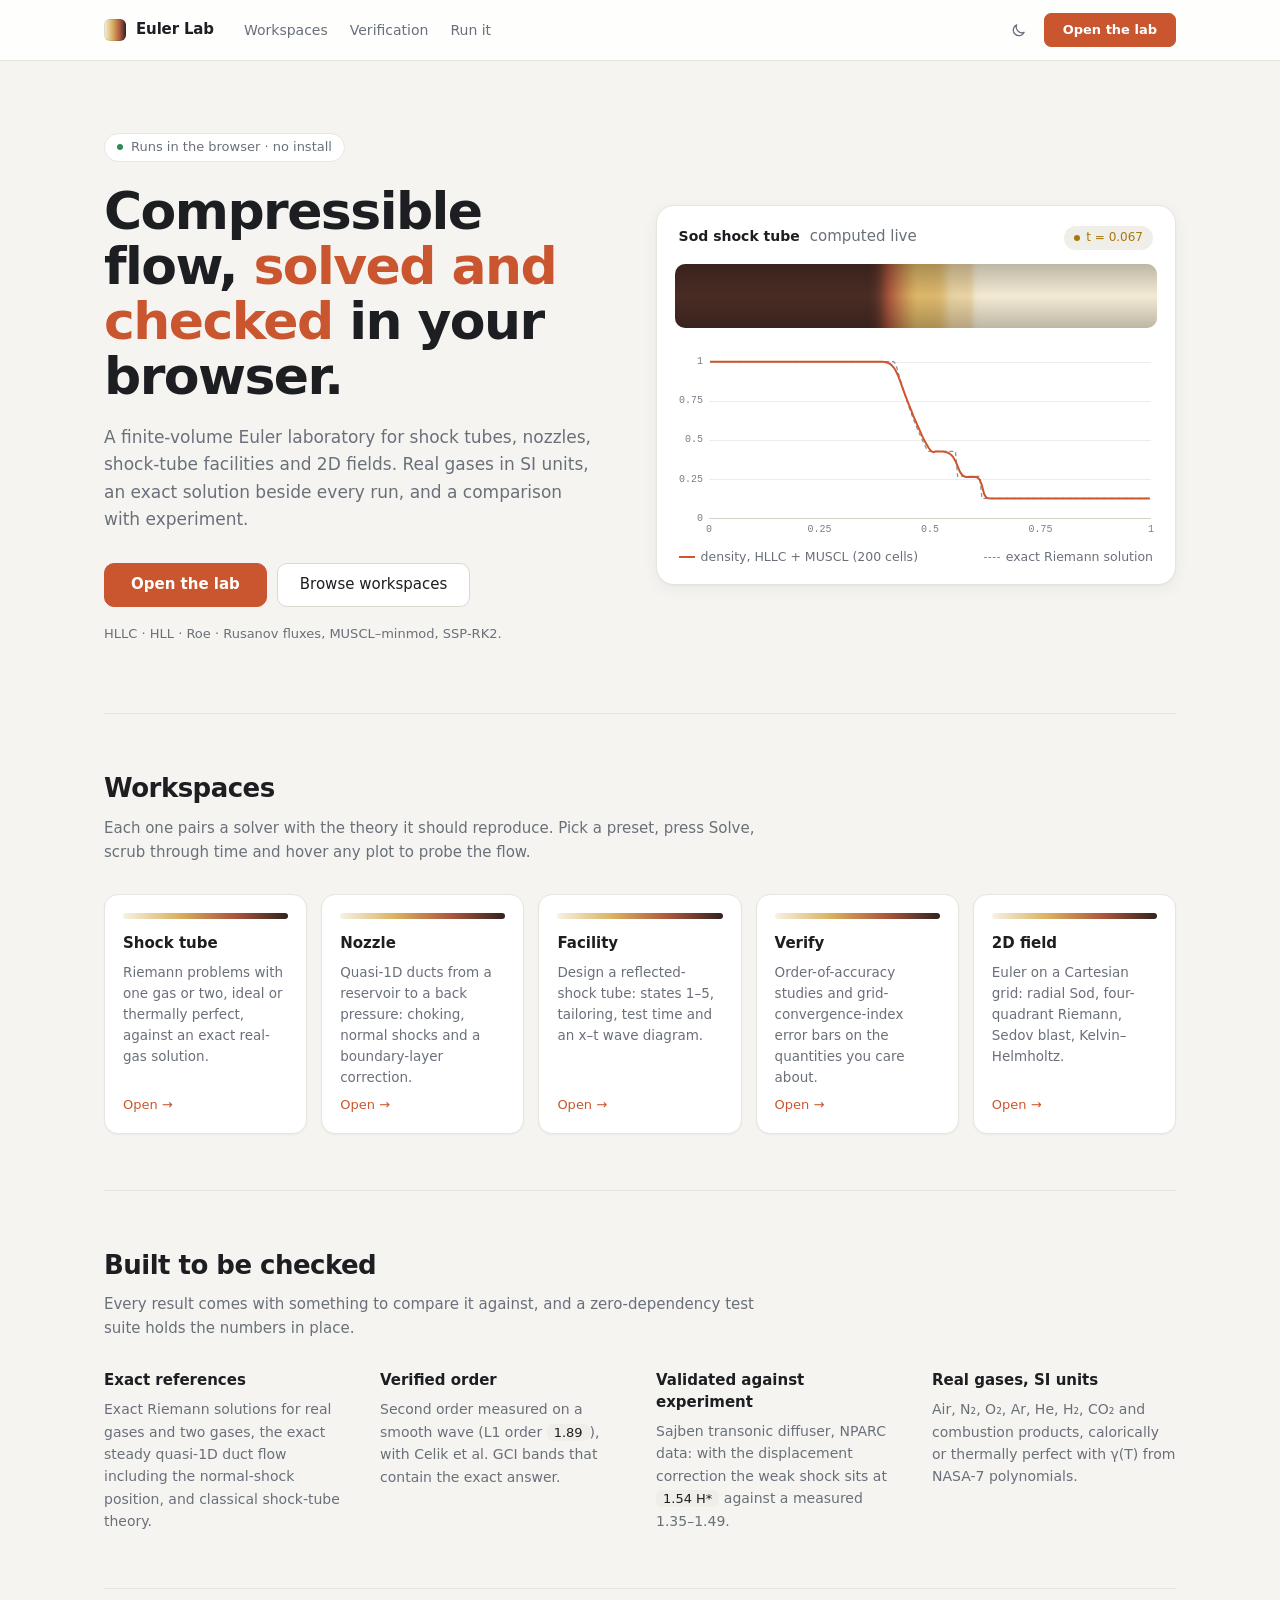
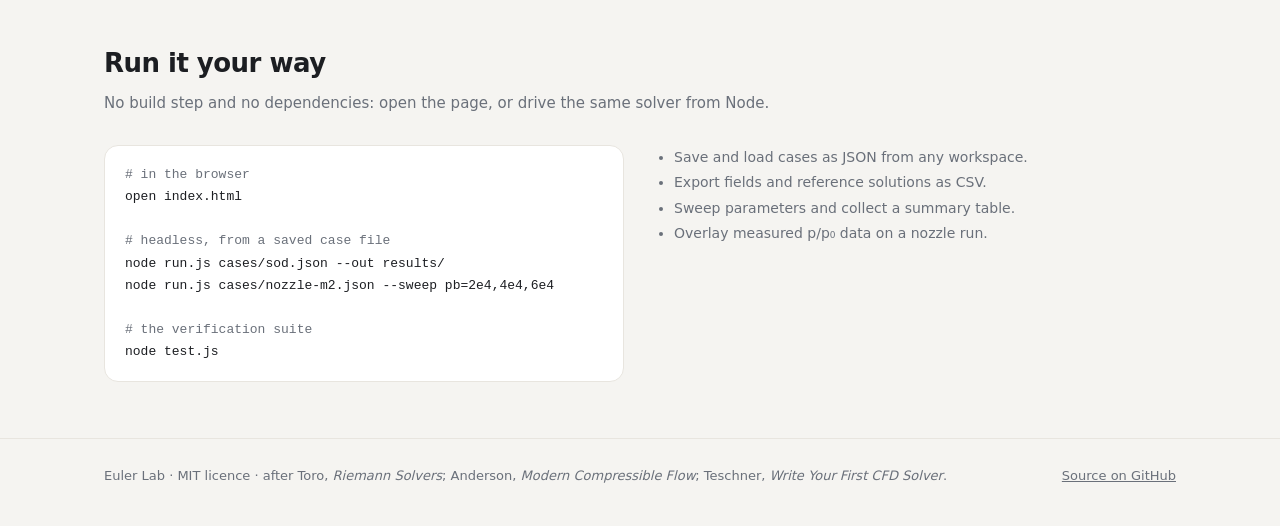
<file: index.html>
<!DOCTYPE html>
<html lang="en">
<head>
<meta charset="UTF-8">
<meta name="viewport" content="width=device-width, initial-scale=1.0">
<meta name="theme-color" content="#15181d">
<title>Euler Lab</title>
<meta name="description" content="A browser-based laboratory for compressible flow: shock tubes, nozzles, shock-tube facilities and 2D fields, with real gases, exact solutions and validation against experiment.">
<script>
  // Old links to the solver (index.html#nozzle, …) now live at lab.html.
  if (/^#(shocktube|nozzle|facility|verify)$/.test(location.hash)) location.replace("lab.html" + location.hash);
  // Apply a saved light / dark choice before first paint (otherwise the system setting decides).
  try { var t = localStorage.getItem("eulerlab-theme"); if (t === "light" || t === "dark") document.documentElement.dataset.theme = t; } catch (e) {}
</script>
<link rel="stylesheet" href="lab.css?v=20261020">
<style>
  /* Landing-page layout; colours, type and controls come from lab.css. */
  body { font-size: 15px; }
  .wrap { max-width: 1120px; margin: 0 auto; padding: 0 24px; }
  .site-head { position: sticky; top: 0; z-index: 10; background: var(--glass);
               -webkit-backdrop-filter: blur(10px); backdrop-filter: blur(10px); border-bottom: 1px solid var(--line); }
  .site-head .wrap { display: flex; align-items: center; gap: 18px; height: 60px; }
  .site-nav { display: flex; gap: 22px; margin-left: 12px; }
  .site-nav a { color: var(--muted); text-decoration: none; font-size: 14px; font-weight: 500; }
  .site-nav a:hover { color: var(--ink); }
  .site-head .right { margin-left: auto; display: flex; align-items: center; gap: 8px; }

  .hero { display: grid; grid-template-columns: minmax(0, 1fr) minmax(0, 1.05fr); gap: 56px; align-items: center; padding: 72px 0 56px; }
  .eyebrow { display: inline-flex; align-items: center; gap: 8px; font-size: 13px; font-weight: 500; color: var(--muted);
             background: var(--surface); border: 1px solid var(--line); padding: 4px 12px; border-radius: 999px; margin-bottom: 22px; }
  .eyebrow i { width: 6px; height: 6px; border-radius: 50%; background: var(--ok); }
  h1 { font-size: clamp(34px, 4.6vw, 52px); line-height: 1.06; letter-spacing: -0.03em; font-weight: 700; margin: 0 0 20px; }
  h1 em { font-style: normal; color: var(--accent); }
  .lede { font-size: 17px; line-height: 1.6; color: var(--muted); margin: 0 0 30px; max-width: 34em; }
  .cta { display: flex; flex-wrap: wrap; gap: 10px; }
  .cta .btn { touch-action: manipulation; height: 44px; padding: 0 22px; font-size: 15px; border-radius: 10px; }
  .cta .btn-primary { padding: 0 26px; }
  .hint { margin-top: 18px; font-size: 13px; color: var(--muted); }

  .demo { margin: 0; background: var(--surface); border: 1px solid var(--line); border-radius: 18px; box-shadow: var(--shadow); padding: 18px; }
  .demo-head { display: flex; flex-wrap: wrap; align-items: baseline; gap: 4px 10px; margin: 2px 4px 14px; }
  .demo-head b { font-size: 14px; font-weight: 600; white-space: nowrap; }
  .demo-head .muted { white-space: nowrap; }
  .demo-head .chip { margin-left: auto; color: var(--accent-2); }
  .demo canvas { display: block; width: 100%; }
  #tube { height: 64px; border-radius: 10px; background: var(--stage); }
  #plot { height: 200px; margin-top: 10px; }
  .demo-foot { display: flex; flex-wrap: wrap; justify-content: space-between; gap: 6px 16px; margin: 10px 4px 0; font-size: 12.5px; color: var(--muted); }
  .demo-foot span i { display: inline-block; width: 16px; height: 0; vertical-align: middle; margin-right: 6px; }

  section.block { padding: 56px 0; border-top: 1px solid var(--line); }
  .block h2 { font-size: 26px; letter-spacing: -0.02em; font-weight: 650; margin: 0 0 8px; }
  .block .sub { color: var(--muted); margin: 0 0 30px; max-width: 46em; line-height: 1.6; }

  .cards { display: grid; grid-template-columns: repeat(auto-fill, minmax(200px, 1fr)); gap: 14px; }
  .card { display: flex; flex-direction: column; gap: 8px; padding: 18px; background: var(--surface); border: 1px solid var(--line);
          border-radius: 14px; text-decoration: none; color: var(--ink); box-shadow: var(--shadow-sm);
          transition: border-color 140ms var(--ease), transform 140ms var(--ease), box-shadow 140ms var(--ease); }
  .card:hover { border-color: var(--accent); transform: translateY(-2px); box-shadow: var(--shadow); }
  .card:focus-visible { outline: 2px solid var(--accent); outline-offset: 2px; }
  .card .swatch { height: 6px; border-radius: 3px; margin-bottom: 6px;
                  background: linear-gradient(90deg, rgb(247,242,227), rgb(218,178,98), rgb(173,88,62), rgb(50,34,30)); }
  .card b { font-size: 15px; font-weight: 600; }
  .card p { margin: 0; font-size: 13.5px; line-height: 1.55; color: var(--muted); flex: 1; }
  .card .go { font-size: 13px; font-weight: 500; color: var(--accent); }

  .facts { display: grid; grid-template-columns: repeat(auto-fill, minmax(240px, 1fr)); gap: 28px 32px; }
  .fact h3 { font-size: 15px; font-weight: 600; margin: 0 0 6px; }
  .fact p { margin: 0; font-size: 14px; line-height: 1.6; color: var(--muted); }
  .fact .num { font-size: 13px; color: var(--ink); background: var(--surface-2); padding: 1px 7px; border-radius: 6px; white-space: nowrap; }

  .run { display: grid; grid-template-columns: minmax(0, 1fr) minmax(0, 1fr); gap: 32px; align-items: start; }
  pre { margin: 0; padding: 18px 20px; background: var(--surface); border: 1px solid var(--line); border-radius: 14px;
        font-family: var(--font-mono); font-size: 13px; line-height: 1.7; overflow-x: auto; color: var(--ink); }
  pre .c { color: var(--muted); }
  .run ul { margin: 0; padding-left: 18px; color: var(--muted); line-height: 1.8; font-size: 14px; }

  .site-foot { border-top: 1px solid var(--line); padding: 28px 0 40px; color: var(--muted); font-size: 13px; }
  .site-foot .wrap { display: flex; flex-wrap: wrap; justify-content: space-between; gap: 10px 24px; }
  .site-foot a { color: var(--muted); }

  @media (max-width: 900px) {
    .hero { grid-template-columns: 1fr; gap: 36px; padding: 44px 0 36px; }
    .run { grid-template-columns: 1fr; }
    .site-nav { display: none; }
  }
  @media (max-width: 520px) {
    .wrap { padding: 0 16px; }
    .site-head .right .btn-primary { display: none; }
    .hero { padding: 28px 0 28px; gap: 28px; }
    .eyebrow { margin-bottom: 16px; }
    h1 { font-size: 34px; margin-bottom: 14px; }
    .lede { font-size: 16px; margin-bottom: 22px; }
    .cta { flex-direction: column; }
    .cta .btn { width: 100%; height: 48px; }
    .demo { padding: 14px; border-radius: 16px; }
    #plot { height: 170px; }
    .demo-foot { flex-direction: column; }
    section.block { padding: 40px 0; }
    .block h2 { font-size: 23px; }
    .card { padding: 16px; }
    pre { font-size: 12px; padding: 14px 16px; }
  }
</style>
<!-- Math layer only (no React): the hero animation runs the real solver. -->
<script src="gas.js?v=20261020"></script>
<script src="solver.js?v=20261020"></script>
</head>
<body>

<header class="site-head">
  <div class="wrap">
    <a class="brand" href="index.html"><span class="brand-mark" aria-hidden="true"></span>Euler Lab</a>
    <nav class="site-nav" aria-label="Sections">
      <a href="#workspaces">Workspaces</a>
      <a href="#trust">Verification</a>
      <a href="#run">Run it</a>
    </nav>
    <div class="right">
      <button class="btn icon ghost" id="theme" type="button" aria-label="Switch theme" title="Switch theme"></button>
      <a class="btn btn-primary" href="lab.html#shocktube">Open the lab</a>
    </div>
  </div>
</header>

<main class="wrap">
  <section class="hero">
    <div>
      <span class="eyebrow"><i></i>Runs in the browser · no install</span>
      <h1>Compressible flow, <em>solved and checked</em> in your browser.</h1>
      <p class="lede">A finite-volume Euler laboratory for shock tubes, nozzles, shock-tube facilities and 2D fields.
        Real gases in SI units, an exact solution beside every run, and a comparison with experiment.</p>
      <div class="cta">
        <a class="btn btn-primary" href="lab.html#shocktube">Open the lab</a>
        <a class="btn" href="#workspaces">Browse workspaces</a>
      </div>
      <p class="hint">HLLC · HLL · Roe · Rusanov fluxes, MUSCL–minmod, SSP-RK2.</p>
    </div>

    <figure class="demo" aria-label="Live Sod shock-tube simulation">
      <div class="demo-head"><b>Sod shock tube</b><span class="muted">computed live</span><span class="chip" id="clock">t = 0.000</span></div>
      <canvas id="tube"></canvas>
      <canvas id="plot"></canvas>
      <div class="demo-foot">
        <span><i style="border-top: 2px solid var(--series)"></i>density, HLLC + MUSCL (200 cells)</span>
        <span><i style="border-top: 1.5px dashed var(--ref)"></i>exact Riemann solution</span>
      </div>
    </figure>
  </section>

  <section class="block" id="workspaces">
    <h2>Workspaces</h2>
    <p class="sub">Each one pairs a solver with the theory it should reproduce. Pick a preset, press Solve, scrub through time and hover any plot to probe the flow.</p>
    <div class="cards">
      <a class="card" href="lab.html#shocktube"><span class="swatch"></span><b>Shock tube</b>
        <p>Riemann problems with one gas or two, ideal or thermally perfect, against an exact real-gas solution.</p><span class="go">Open →</span></a>
      <a class="card" href="lab.html#nozzle"><span class="swatch"></span><b>Nozzle</b>
        <p>Quasi-1D ducts from a reservoir to a back pressure: choking, normal shocks and a boundary-layer correction.</p><span class="go">Open →</span></a>
      <a class="card" href="lab.html#facility"><span class="swatch"></span><b>Facility</b>
        <p>Design a reflected-shock tube: states 1–5, tailoring, test time and an x–t wave diagram.</p><span class="go">Open →</span></a>
      <a class="card" href="lab.html#verify"><span class="swatch"></span><b>Verify</b>
        <p>Order-of-accuracy studies and grid-convergence-index error bars on the quantities you care about.</p><span class="go">Open →</span></a>
      <a class="card" href="index2d.html"><span class="swatch"></span><b>2D field</b>
        <p>Euler on a Cartesian grid: radial Sod, four-quadrant Riemann, Sedov blast, Kelvin–Helmholtz.</p><span class="go">Open →</span></a>
    </div>
  </section>

  <section class="block" id="trust">
    <h2>Built to be checked</h2>
    <p class="sub">Every result comes with something to compare it against, and a zero-dependency test suite holds the numbers in place.</p>
    <div class="facts">
      <div class="fact"><h3>Exact references</h3>
        <p>Exact Riemann solutions for real gases and two gases, the exact steady quasi-1D duct flow including the normal-shock position, and classical shock-tube theory.</p></div>
      <div class="fact"><h3>Verified order</h3>
        <p>Second order measured on a smooth wave (L1 order <span class="num">1.89</span>), with Celik et&nbsp;al. GCI bands that contain the exact answer.</p></div>
      <div class="fact"><h3>Validated against experiment</h3>
        <p>Sajben transonic diffuser, NPARC data: with the displacement correction the weak shock sits at <span class="num">1.54 H*</span> against a measured 1.35–1.49.</p></div>
      <div class="fact"><h3>Real gases, SI units</h3>
        <p>Air, N₂, O₂, Ar, He, H₂, CO₂ and combustion products, calorically or thermally perfect with γ(T) from NASA-7 polynomials.</p></div>
    </div>
  </section>

  <section class="block" id="run">
    <h2>Run it your way</h2>
    <p class="sub">No build step and no dependencies: open the page, or drive the same solver from Node.</p>
    <div class="run">
<pre><span class="c"># in the browser</span>
open index.html

<span class="c"># headless, from a saved case file</span>
node run.js cases/sod.json --out results/
node run.js cases/nozzle-m2.json --sweep pb=2e4,4e4,6e4

<span class="c"># the verification suite</span>
node test.js</pre>
      <ul>
        <li>Save and load cases as JSON from any workspace.</li>
        <li>Export fields and reference solutions as CSV.</li>
        <li>Sweep parameters and collect a summary table.</li>
        <li>Overlay measured p/p₀ data on a nozzle run.</li>
      </ul>
    </div>
  </section>
</main>

<footer class="site-foot">
  <div class="wrap">
    <span>Euler Lab · MIT licence · after Toro, <i>Riemann Solvers</i>; Anderson, <i>Modern Compressible Flow</i>; Teschner, <i>Write Your First CFD Solver</i>.</span>
    <a href="https://github.com/mehdiansari-cfd/cfdsolver">Source on GitHub</a>
  </div>
</footer>

<script>
(function () {
  "use strict";
  // ---------- Theme toggle (same key as the lab pages) ----------
  const root = document.documentElement, btn = document.getElementById("theme");
  const current = () => root.dataset.theme || (matchMedia("(prefers-color-scheme: dark)").matches ? "dark" : "light");
  const SUN = '<svg viewBox="0 0 24 24" fill="none" stroke="currentColor" stroke-width="1.8" stroke-linecap="round" aria-hidden="true"><circle cx="12" cy="12" r="4"/><path d="M12 2v2M12 20v2M4.9 4.9l1.4 1.4M17.7 17.7l1.4 1.4M2 12h2M20 12h2M4.9 19.1l1.4-1.4M17.7 6.3l1.4-1.4"/></svg>', MOON = '<svg viewBox="0 0 24 24" fill="none" stroke="currentColor" stroke-width="1.8" stroke-linecap="round" stroke-linejoin="round" aria-hidden="true"><path d="M20 14.5A8 8 0 0 1 9.5 4a8 8 0 1 0 10.5 10.5z"/></svg>';
  const label = () => { const t = current(); btn.innerHTML = t === "dark" ? SUN : MOON; btn.title = "Switch to " + (t === "dark" ? "light" : "dark") + " theme"; };
  btn.addEventListener("click", () => {
    const next = current() === "dark" ? "light" : "dark";
    root.dataset.theme = next;
    try { localStorage.setItem("eulerlab-theme", next); } catch (e) { /* not remembered */ }
    label(); readColors(); draw();
  });
  matchMedia("(prefers-color-scheme: dark)").addEventListener("change", () => { label(); readColors(); draw(); });
  label();

  // ---------- Live Sod shock tube (solver.js) ----------
  const SOD = { left: { rho: 1, u: 0, p: 1 }, right: { rho: 0.125, u: 0, p: 0.1 }, gamma: 1.4, x0: 0.5, tEnd: 0.2 };
  const N = 200, LOOP_SECONDS = 4.5, HOLD_SECONDS = 1.2, RHO_LO = 0.08, RHO_HI = 1.05;
  const STOPS = [[0, 247, 242, 227], [0.38, 218, 178, 98], [0.72, 173, 88, 62], [1, 50, 34, 30]];   // lab colormap
  const color = f => {
    f = Math.max(0, Math.min(1, f));
    let k = 1; while (k < STOPS.length - 1 && STOPS[k][0] < f) k++;
    const a = STOPS[k - 1], b = STOPS[k], w = (f - a[0]) / (b[0] - a[0]);
    return [0, 1, 2].map(c => Math.round(a[c + 1] + w * (b[c + 1] - a[c + 1])));
  };
  const C = {};
  function readColors() {
    const cs = getComputedStyle(root);
    for (const k of ["series", "ref", "grid", "axis", "tick", "stage", "plot"]) C[k] = cs.getPropertyValue("--" + k).trim();
    document.querySelector('meta[name="theme-color"]').setAttribute("content", cs.getPropertyValue("--bg").trim());
  }
  readColors();

  const tube = document.getElementById("tube"), plot = document.getElementById("plot"), clock = document.getElementById("clock");
  const off = document.createElement("canvas"); off.width = N; off.height = 1;
  const reduced = matchMedia("(prefers-reduced-motion: reduce)").matches;
  let state = null, sol = null, exact = null;

  function restart() {
    state = initState({ N, L: 1, gamma: SOD.gamma, diaphragm: SOD.x0, leftState: SOD.left, rightState: SOD.right,
                        bcType: "transmissive", flux: "HLLC", cfl: 0.4 });
    sample();
  }
  function sample() {
    sol = extract(state);
    exact = state.t > 0 ? exactRiemann(SOD.left, SOD.right, SOD.gamma, SOD.x0, state.t, sol.x) : null;
  }
  function fit(cv) {
    const dpr = window.devicePixelRatio || 1, r = cv.getBoundingClientRect();
    const W = Math.max(1, Math.round(r.width)), H = Math.max(1, Math.round(r.height));
    if (cv.width !== W * dpr || cv.height !== H * dpr) { cv.width = W * dpr; cv.height = H * dpr; }
    const ctx = cv.getContext("2d"); ctx.setTransform(dpr, 0, 0, dpr, 0, 0);
    return { ctx, W, H };
  }
  function draw() {
    if (!sol) return;
    // field strip: one texel per cell, smoothed by drawImage
    const t = fit(tube), octx = off.getContext("2d"), img = octx.createImageData(N, 1);
    for (let i = 0; i < N; i++) {
      const c = color((sol.rho[i] - RHO_LO) / (RHO_HI - RHO_LO));
      img.data.set([c[0], c[1], c[2], 255], 4 * i);
    }
    octx.putImageData(img, 0, 0);
    t.ctx.clearRect(0, 0, t.W, t.H);
    t.ctx.imageSmoothingEnabled = true; t.ctx.drawImage(off, 0, 0, N, 1, 0, 0, t.W, t.H);
    const g = t.ctx.createLinearGradient(0, 0, 0, t.H);
    g.addColorStop(0, "rgba(0,0,0,0.22)"); g.addColorStop(0.5, "rgba(0,0,0,0)"); g.addColorStop(1, "rgba(0,0,0,0.22)");
    t.ctx.fillStyle = g; t.ctx.fillRect(0, 0, t.W, t.H);

    // density plot
    const p = fit(plot), ctx = p.ctx, pad = { l: 34, r: 6, t: 8, b: 20 };
    const pw = p.W - pad.l - pad.r, ph = p.H - pad.t - pad.b;
    const X = x => pad.l + x * pw, Y = v => pad.t + (1 - (v - 0) / 1.1) * ph;
    ctx.clearRect(0, 0, p.W, p.H);
    ctx.font = "10px ui-monospace, 'SF Mono', Menlo, Consolas, monospace"; ctx.fillStyle = C.tick;
    ctx.textAlign = "right"; ctx.textBaseline = "middle"; ctx.lineWidth = 1;
    for (const v of [0, 0.25, 0.5, 0.75, 1]) {
      ctx.strokeStyle = C.grid; ctx.beginPath(); ctx.moveTo(pad.l, Math.round(Y(v)) + 0.5); ctx.lineTo(pad.l + pw, Math.round(Y(v)) + 0.5); ctx.stroke();
      ctx.fillText(String(v), pad.l - 6, Y(v));
    }
    ctx.textAlign = "center"; ctx.textBaseline = "top";
    for (const v of [0, 0.25, 0.5, 0.75, 1]) ctx.fillText(String(v), X(v), pad.t + ph + 6);
    ctx.strokeStyle = C.axis; ctx.beginPath(); ctx.moveTo(pad.l, pad.t + ph + 0.5); ctx.lineTo(pad.l + pw, pad.t + ph + 0.5); ctx.stroke();
    const line = (arr, col, w, dash) => {
      ctx.strokeStyle = col; ctx.lineWidth = w; ctx.setLineDash(dash); ctx.lineJoin = "round"; ctx.beginPath();
      for (let i = 0; i < N; i++) { const px = X(sol.x[i]), py = Y(arr[i]); i ? ctx.lineTo(px, py) : ctx.moveTo(px, py); }
      ctx.stroke(); ctx.setLineDash([]);
    };
    if (exact) line(exact.rho, C.ref, 1.25, [4, 3]);
    line(sol.rho, C.series, 2, []);
    clock.textContent = "t = " + state.t.toFixed(3);
  }

  restart();
  if (reduced) { state = stepUntil(state, SOD.tEnd); sample(); draw(); return; }
  let start = null;
  function frame(now) {
    if (start === null) start = now;
    const s = (now - start) / 1000;
    if (s > LOOP_SECONDS + HOLD_SECONDS) { start = now; restart(); }
    else {
      const target = SOD.tEnd * Math.min(1, s / LOOP_SECONDS);
      if (target > state.t) { state = stepUntil(state, target); sample(); }
    }
    draw();
    requestAnimationFrame(frame);
  }
  requestAnimationFrame(frame);
  window.addEventListener("resize", draw);
})();
</script>
</body>
</html>
</file>
<file: lab.css>
/* ============================================================
   Euler Lab — shared stylesheet (index.html, lab.html, index2d.html)
   Cosmetic only. Every colour is a token on :root, defined twice:
   light, and dark (for prefers-color-scheme: dark, or data-theme="dark").
   Canvases read the same tokens through LabUI.THEME (labui.js), so
   plots follow the theme too.

   Layout (lab pages):
             ┌──────────── topbar ────────────┐
             │ rail │ transport (solve/play)  │
             │      │ stage (field view)      │
             │      │ plot grid               │
             └──────┴─────────────────────────┘
   ============================================================ */

/* ---------------- Tokens: light ---------------- */
:root {
  color-scheme: light;
  --bg:         #f5f4f1;   /* page                         */
  --surface:    #ffffff;   /* rail, cards                  */
  --surface-2:  #f0eee9;   /* hover, raised chips          */
  --field:      #ffffff;   /* inputs, selects              */
  --plot:       #ffffff;   /* plot backdrop (canvas)       */
  --stage:      #efede8;   /* field-view backdrop (canvas) */

  --ink:        #1c1e22;
  --muted:      #6a707a;
  --faint:      #dcd8d0;   /* control borders              */
  --line:       #e8e5df;   /* hairlines                    */

  --accent:     #c9562f;   /* rust, darkened for contrast on white */
  --accent-hi:  #b44a26;
  --accent-ink: #ffffff;
  --accent-soft: rgba(201,86,47,0.10);
  --accent-2:   #a8780f;   /* amber: live / cursor          */
  --ok:         #2f8a55;
  --danger:     #c23b3b;
  --danger-bg:  #fbeeee;

  /* plot ink (read by canvases) */
  --grid:       #efece6;
  --axis:       #d6d1c8;
  --tick:       #7a7f88;
  --series:     #d0552c;
  --data:       #2f6fc4;
  --ref:        #8a9099;
  --ref2:       #23907c;
  --wall:       #5d636c;

  --shadow-sm:  0 1px 2px rgba(28,30,34,0.05);
  --shadow:     0 1px 2px rgba(28,30,34,0.04), 0 4px 16px rgba(28,30,34,0.05);
  --overlay:    rgba(20,22,26,0.32);
  --glass:      rgba(255,255,255,0.86);

  --font-ui:   ui-sans-serif, system-ui, -apple-system, "Segoe UI", Roboto, "Helvetica Neue", Arial, sans-serif;
  --font-mono: ui-monospace, "SF Mono", SFMono-Regular, Menlo, Consolas, "Liberation Mono", monospace;

  --r-sm: 7px;
  --r-md: 10px;
  --r-lg: 14px;
  --rail-w: 300px;
  --topbar-h: 54px;
  --ease: cubic-bezier(.2,.7,.2,1);
}

/* ---------------- Tokens: dark ---------------- */
@media (prefers-color-scheme: dark) {
  :root:not([data-theme="light"]) {
    color-scheme: dark;
    --bg: #0e1013; --surface: #15181d; --surface-2: #1d2127; --field: #1a1e24; --plot: #15181d; --stage: #0f1114;
    --ink: #e8eaed; --muted: #8d95a0; --faint: #2e343c; --line: #22272e;
    --accent: #e2724b; --accent-hi: #ef8763; --accent-ink: #1a100b; --accent-soft: rgba(226,114,75,0.14);
    --accent-2: #d7a33c; --ok: #6fbf8a; --danger: #ef6f6f; --danger-bg: #2b1616;
    --grid: #1f242a; --axis: #343a43; --tick: #7d8794; --series: #d9653f; --data: #4a8fe0;
    --ref: #98a0ab; --ref2: #5fb3a3; --wall: #c8ccd2;
    --shadow-sm: none; --shadow: 0 8px 24px rgba(0,0,0,0.28);
    --overlay: rgba(0,0,0,0.5); --glass: rgba(21,24,29,0.86);
  }
}
:root[data-theme="dark"] {
  color-scheme: dark;
  --bg: #0e1013; --surface: #15181d; --surface-2: #1d2127; --field: #1a1e24; --plot: #15181d; --stage: #0f1114;
  --ink: #e8eaed; --muted: #8d95a0; --faint: #2e343c; --line: #22272e;
  --accent: #e2724b; --accent-hi: #ef8763; --accent-ink: #1a100b; --accent-soft: rgba(226,114,75,0.14);
  --accent-2: #d7a33c; --ok: #6fbf8a; --danger: #ef6f6f; --danger-bg: #2b1616;
  --grid: #1f242a; --axis: #343a43; --tick: #7d8794; --series: #d9653f; --data: #4a8fe0;
  --ref: #98a0ab; --ref2: #5fb3a3; --wall: #c8ccd2;
  --shadow-sm: none; --shadow: 0 8px 24px rgba(0,0,0,0.28);
  --overlay: rgba(0,0,0,0.5); --glass: rgba(21,24,29,0.86);
}

/* ---------------- Base ---------------- */
* { box-sizing: border-box; }
html, body { margin: 0; padding: 0; background: var(--bg); color: var(--ink); }
body {
  font-family: var(--font-ui);
  font-size: 13px;
  line-height: 1.45;
  font-variant-numeric: tabular-nums;
  -webkit-font-smoothing: antialiased;
  text-rendering: optimizeLegibility;
}
::selection { background: var(--accent-soft); }
a { color: inherit; }
.muted { color: var(--muted); }
code { font-family: var(--font-mono); font-size: 11.5px; background: var(--surface-2); padding: 1px 5px; border-radius: 5px; overflow-wrap: anywhere; }

/* ---------------- App shell ---------------- */
.app {
  display: grid;
  grid-template-rows: var(--topbar-h) 1fr;
  height: 100vh;
  height: 100dvh;
}
.workspace {
  display: grid;
  grid-template-columns: var(--rail-w) minmax(0, 1fr);
  min-height: 0;
}
.rail {
  background: var(--surface);
  border-right: 1px solid var(--line);
  overflow-y: auto;
  overscroll-behavior: contain;
  padding: 16px 18px 32px;
}
.main {
  overflow-y: auto;
  overscroll-behavior: contain;
  padding: 18px 24px 36px;
  display: flex;
  flex-direction: column;
  gap: 16px;
  min-width: 0;
}
.main > * { flex-shrink: 0; }   /* the column scrolls; never squash a panel */
.main > footer.note { text-align: center; padding-top: 4px; }

/* ---------------- Top bar ---------------- */
.topbar {
  display: flex;
  align-items: center;
  gap: 22px;
  padding: 0 16px 0 20px;
  background: var(--surface);
  border-bottom: 1px solid var(--line);
  min-width: 0;
}
.brand {
  display: flex; align-items: center; gap: 10px;
  font-size: 15px; font-weight: 650; letter-spacing: -0.01em;
  white-space: nowrap; text-decoration: none; color: var(--ink);
}
.brand-mark {
  width: 22px; height: 22px; border-radius: 6px; flex: none;
  background: linear-gradient(90deg, rgb(247,242,227) 0%, rgb(218,178,98) 38%, rgb(173,88,62) 72%, rgb(50,34,30) 100%);
  box-shadow: inset 0 0 0 1px rgba(0,0,0,0.08);
}
.tabs {
  display: flex; gap: 2px; padding: 3px; overflow-x: auto; scrollbar-width: none;
  background: var(--surface-2); border-radius: 999px;
}
.tabs::-webkit-scrollbar { display: none; }
.tab {
  display: flex; align-items: center;
  padding: 6px 14px;
  border-radius: 999px;
  color: var(--muted);
  text-decoration: none;
  font-size: 13px; font-weight: 500;
  white-space: nowrap;
  transition: color 140ms var(--ease), background 140ms var(--ease), box-shadow 140ms var(--ease);
}
.tab:hover { color: var(--ink); }
.tab.on { color: var(--ink); background: var(--surface); box-shadow: var(--shadow-sm), 0 0 0 1px var(--line); }
.tab:focus-visible { outline: 2px solid var(--accent); outline-offset: 1px; }
.topbar-right { margin-left: auto; display: flex; align-items: center; gap: 6px; }
.scheme { color: var(--muted); font-size: 12px; white-space: nowrap; margin-right: 6px; }

/* ---------------- Rail sections ---------------- */
.rail-intro { color: var(--muted); line-height: 1.55; margin: 0 0 14px; font-size: 13px; }
.rail-section { padding: 2px 0 14px; }
.rail-section + .rail-section { border-top: 1px solid var(--line); }
.rail-section > summary {
  list-style: none;
  display: flex; align-items: center;
  cursor: pointer;
  padding: 12px 0 8px;
  font-size: 13px; font-weight: 600;
  color: var(--ink);
  user-select: none;
}
.rail-section > summary::-webkit-details-marker { display: none; }
.rail-section > summary > span:first-child { flex: 1; }
.rail-section > summary::after {
  content: ""; width: 7px; height: 7px; margin-left: 10px;
  border-right: 1.5px solid var(--muted); border-bottom: 1.5px solid var(--muted);
  transform: rotate(45deg) translateY(-2px); transition: transform 160ms var(--ease);
}
.rail-section:not([open]) > summary::after { transform: rotate(-45deg); }
.rail-section > summary:focus-visible { outline: 2px solid var(--accent); outline-offset: 2px; border-radius: 4px; }
.rail-section .aside { font-size: 11.5px; font-weight: 500; color: var(--muted);
  background: var(--surface-2); padding: 2px 8px; border-radius: 999px;
}
.rail-body { display: flex; flex-direction: column; gap: 10px; }
.grid-3 { display: grid; grid-template-columns: repeat(3, minmax(0, 1fr)); gap: 8px; }
.grid-2 { display: grid; grid-template-columns: repeat(2, minmax(0, 1fr)); gap: 8px; }
.stage > .note { padding: 0 18px 16px; font-size: 13px; }
.note { font-size: 12px; color: var(--muted); line-height: 1.5; }

.presets { display: flex; flex-wrap: wrap; gap: 6px; }
.preset {
  font-family: var(--font-ui); font-size: 12.5px; font-weight: 500;
  padding: 5px 11px; border-radius: 999px;
  border: 1px solid var(--faint); background: var(--field); color: var(--ink);
  cursor: pointer;
  transition: background 130ms var(--ease), border-color 130ms var(--ease), color 130ms var(--ease);
}
.preset:hover { border-color: var(--muted); }
.preset.on { background: var(--accent-soft); border-color: var(--accent); color: var(--accent); }
.preset:focus-visible { outline: 2px solid var(--accent); outline-offset: 1px; }

/* ---------------- Fields ---------------- */
.field { display: flex; flex-direction: column; gap: 5px; min-width: 0; }
.field-label { font-size: 12px; color: var(--muted); white-space: nowrap; overflow: hidden; text-overflow: ellipsis; }
input[type=number], input[type=text], select {
  font-family: var(--font-ui);
  font-size: 13px;
  font-variant-numeric: tabular-nums;
  width: 100%;
  min-width: 0;
  height: 34px;
  padding: 0 10px;
  background-color: var(--field);
  color: var(--ink);
  border: 1px solid var(--faint);
  border-radius: var(--r-sm);
  outline: none;
  transition: border-color 130ms var(--ease), box-shadow 130ms var(--ease);
}
input[type=number]:hover, input[type=text]:hover, select:hover { border-color: var(--muted); }
input[type=number]:focus-visible, input[type=text]:focus-visible, select:focus-visible {
  border-color: var(--accent);
  box-shadow: 0 0 0 3px var(--accent-soft);
}
input[type=number]::-webkit-inner-spin-button,
input[type=number]::-webkit-outer-spin-button { -webkit-appearance: none; margin: 0; }
input[type=number] { -moz-appearance: textfield; }
select {
  cursor: pointer;
  appearance: none; -webkit-appearance: none;
  padding-right: 28px;
  background-image: url("data:image/svg+xml;utf8,<svg xmlns='http://www.w3.org/2000/svg' width='10' height='7' viewBox='0 0 10 7'><path d='M1 1l4 4 4-4' fill='none' stroke='%238b919a' stroke-width='1.5' stroke-linecap='round'/></svg>");
  background-repeat: no-repeat;
  background-position: right 10px center;
}
select option { background: var(--field); color: var(--ink); }

.toggle { display: flex; align-items: center; gap: 9px; cursor: pointer; font-size: 13px; color: var(--ink); }
.toggle input { accent-color: var(--accent); width: 15px; height: 15px; margin: 0; cursor: pointer; flex: none; }

.segmented { display: inline-flex; background: var(--surface-2); border-radius: var(--r-sm); padding: 3px; gap: 2px; }
.segmented button {
  font-family: var(--font-ui); font-size: 12.5px; font-weight: 500;
  border: 0; background: transparent; color: var(--muted);
  padding: 4px 11px; border-radius: 5px; cursor: pointer;
  transition: background 130ms var(--ease), color 130ms var(--ease), box-shadow 130ms var(--ease);
}
.segmented button:hover { color: var(--ink); }
.segmented button.on { background: var(--surface); color: var(--ink); box-shadow: var(--shadow-sm), 0 0 0 1px var(--line); }
.segmented button:focus-visible { outline: 2px solid var(--accent); outline-offset: 1px; }

/* ---------------- Buttons ---------------- */
.btn {
  font-family: var(--font-ui);
  font-size: 13px;
  font-weight: 500;
  height: 34px;
  padding: 0 14px;
  border: 1px solid var(--faint);
  border-radius: var(--r-sm);
  background: var(--field);
  color: var(--ink);
  cursor: pointer;
  white-space: nowrap;
  display: inline-flex; align-items: center; justify-content: center; gap: 6px;
  text-decoration: none;
  transition: background 130ms var(--ease), color 130ms var(--ease),
              border-color 130ms var(--ease), transform 60ms ease, box-shadow 130ms var(--ease);
}
.btn:hover:not(:disabled) { background: var(--surface-2); }
.btn:active:not(:disabled) { transform: translateY(1px); }
.btn:focus-visible { outline: none; border-color: var(--accent); box-shadow: 0 0 0 3px var(--accent-soft); }
.btn:disabled { opacity: 0.4; cursor: not-allowed; }
.btn.icon { padding: 0; width: 34px; font-size: 14px; }
.btn.icon svg { width: 17px; height: 17px; }
.btn.ghost { border-color: transparent; background: transparent; color: var(--muted); }
.btn.ghost:hover:not(:disabled) { color: var(--ink); background: var(--surface-2); }
.btn-primary { background: var(--accent); border-color: var(--accent); color: var(--accent-ink); font-weight: 600; padding: 0 18px; }
.btn-primary:hover:not(:disabled) { background: var(--accent-hi); border-color: var(--accent-hi); color: var(--accent-ink); }
.btn-primary.pulse { animation: pulse 1.6s var(--ease) infinite; }
@keyframes pulse { 0% { box-shadow: 0 0 0 0 var(--accent-soft); } 70% { box-shadow: 0 0 0 8px rgba(0,0,0,0); } }

/* ---------------- Cards: stage + plots ---------------- */
.stage, .plot-card {
  background: var(--surface);
  border: 1px solid var(--line);
  border-radius: var(--r-lg);
  box-shadow: var(--shadow-sm);
  overflow: hidden;
}
.stage-head {
  display: flex; flex-wrap: wrap; align-items: baseline; gap: 6px 14px;
  padding: 14px 18px 10px;
}
.stage-title { font-size: 15px; font-weight: 650; letter-spacing: -0.01em; }
.stage-head .muted { font-size: 12.5px; }
.stage-body { background: var(--stage); position: relative; margin: 0 14px; border-radius: var(--r-md); overflow: hidden; }
.stage-canvas { display: block; width: 100%; cursor: crosshair; touch-action: none; }
.stage-foot {
  display: flex; flex-wrap: wrap; align-items: center; justify-content: space-between; gap: 8px 16px;
  padding: 10px 18px 14px; min-height: 40px;
}
.colorbar { display: flex; align-items: center; gap: 8px; font-size: 12px; }
.colorbar-ramp {
  display: inline-block; width: 140px; height: 8px; border-radius: 4px;
  background: linear-gradient(90deg, rgb(247,242,227), rgb(218,178,98), rgb(173,88,62), rgb(50,34,30));
  box-shadow: inset 0 0 0 1px rgba(0,0,0,0.08);
}
.probe { display: flex; flex-wrap: wrap; gap: 4px 14px; font-size: 12px; }

/* ---------------- Transport ---------------- */
.transport {
  position: sticky; top: -18px; z-index: 5;
  display: flex; flex-wrap: wrap; align-items: center; gap: 8px;
  padding: 8px 10px;
  background: var(--glass);
  -webkit-backdrop-filter: blur(10px); backdrop-filter: blur(10px);
  border: 1px solid var(--line);
  border-radius: var(--r-lg);
  box-shadow: var(--shadow-sm);
}
.scrub { position: relative; flex: 1 1 220px; min-width: 160px; height: 24px; display: flex; align-items: center; margin: 0 4px; }
.scrub::before {
  content: ""; position: absolute; left: 0; right: 0; height: 4px; border-radius: 3px; background: var(--surface-2);
}
.scrub-buffer {
  position: absolute; left: 0; height: 4px; border-radius: 3px;
  background: var(--faint); transition: width 120ms linear;
}
.scrub input[type=range] {
  position: relative; width: 100%; margin: 0;
  -webkit-appearance: none; appearance: none; background: transparent; height: 24px; cursor: pointer;
}
.scrub input[type=range]::-webkit-slider-runnable-track { height: 4px; background: transparent; }
.scrub input[type=range]::-moz-range-track { height: 4px; background: transparent; }
.scrub input[type=range]::-webkit-slider-thumb {
  -webkit-appearance: none; width: 14px; height: 14px; margin-top: -5px; border-radius: 50%;
  background: var(--accent); border: 2px solid var(--surface); box-shadow: 0 1px 3px rgba(0,0,0,0.3);
}
.scrub input[type=range]::-moz-range-thumb {
  width: 12px; height: 12px; border-radius: 50%; background: var(--accent); border: 2px solid var(--surface);
}
.scrub input[type=range]:focus-visible::-webkit-slider-thumb { box-shadow: 0 0 0 4px var(--accent-soft); }
.speed { width: auto; padding: 0 26px 0 10px; }
.clock, .meta { font-size: 12.5px; white-space: nowrap; }
.meta { color: var(--muted); }
.chip {
  font-size: 12px; font-weight: 500;
  padding: 3px 10px; border-radius: 999px;
  background: var(--surface-2); color: var(--muted); white-space: nowrap;
  display: inline-flex; align-items: center; gap: 6px;
}
.chip::before { content: ""; width: 6px; height: 6px; border-radius: 50%; background: currentColor; }
.chip-ready     { color: var(--ok); }
.chip-playing,
.chip-computing,
.chip-buffering { color: var(--accent-2); }
.chip-stale     { color: var(--accent); }
.chip-error     { color: var(--danger); }

.alert {
  padding: 10px 14px; border: 1px solid var(--danger); border-radius: var(--r-md);
  background: var(--danger-bg); color: var(--danger); font-size: 12.5px; line-height: 1.5;
}

/* ---------------- Plot grid ---------------- */
.plots {
  display: grid;
  grid-template-columns: repeat(auto-fill, minmax(300px, 1fr));
  gap: 16px;
}
.plot-card { margin: 0; padding-bottom: 6px; }
.plot-card figcaption {
  display: flex; flex-wrap: wrap; align-items: baseline; gap: 4px 10px;
  padding: 12px 14px 4px;
  font-size: 12px;
  min-height: 34px;
}
.plot-title { font-size: 13px; font-weight: 600; }
.readout { font-size: 12px; }
.legend { margin-left: auto; display: flex; align-items: center; gap: 5px; color: var(--muted); font-size: 11.5px; }
.legend i { display: inline-block; width: 14px; height: 0; margin-left: 8px; }
.sw-num { border-top: 2px solid var(--series); }
.legend i.sw-data { width: 8px; height: 8px; border: 1.75px solid var(--data); border-radius: 50%; }
.sw-ref { border-top: 1.5px dashed var(--ref); }
.sw-ref2 { border-top: 1.5px dashed var(--ref2); }
.plot-canvas { display: block; width: 100%; height: 180px; cursor: crosshair; }
.plot-card.wide { grid-column: 1 / -1; }

/* ---------------- Result tiles and tables ---------------- */
.metrics {
  display: grid; grid-template-columns: repeat(auto-fill, minmax(150px, 1fr));
  gap: 10px; padding: 4px 14px 14px;
}
.metrics > div {
  background: var(--surface-2); border-radius: var(--r-md);
  padding: 10px 12px; display: flex; flex-direction: column; gap: 3px; min-width: 0;
}
.metrics span { font-size: 12px; color: var(--muted); }
.metrics b { font-size: 16px; font-weight: 600; overflow-wrap: anywhere; }
.metrics small { color: var(--muted); font-size: 11.5px; }
.ok { color: var(--ok); }
.table-wrap { overflow-x: auto; padding: 0 14px 10px; }
.states-table { width: 100%; border-collapse: collapse; font-size: 12.5px; }
.states-table th, .states-table td { padding: 8px 10px; text-align: right; border-bottom: 1px solid var(--line); white-space: nowrap; }
.states-table tr:last-child td { border-bottom: 0; }
.states-table th:first-child, .states-table td:first-child { text-align: left; color: var(--muted); }
.states-table thead th { color: var(--muted); font-weight: 500; font-size: 12px; }

/* ---------------- Progress, x–t legend, toast ---------------- */
.progress { flex: 1 1 200px; height: 6px; border-radius: 3px; background: var(--surface-2); overflow: hidden; }
.progress i { display: block; height: 100%; background: var(--accent-2); transition: width 120ms linear; }
.xt-legend { display: flex; flex-wrap: wrap; align-items: center; gap: 4px 12px; font-size: 12px; color: var(--muted); }
.xt-legend i { display: inline-block; width: 18px; height: 0; margin-right: -4px; }
.xt-legend .ln-shock { border-top: 1.5px solid var(--ink); }
.xt-legend .ln-contact { border-top: 1.5px dashed var(--ink); }
.xt-legend .ln-fan { border-top: 1.5px dotted var(--ink); }
.xt-legend .ln-test { width: 4px; height: 12px; background: var(--accent-2); }
.toast { position: fixed; top: 64px; right: 16px; z-index: 60; max-width: 420px; cursor: pointer; box-shadow: var(--shadow); }

/* ---------------- Help drawer ---------------- */
.drawer-backdrop {
  position: fixed; inset: 0; z-index: 50; background: var(--overlay);
  animation: fade 140ms var(--ease);
}
.drawer {
  position: absolute; top: 0; right: 0; bottom: 0; width: min(440px, 92vw);
  background: var(--surface); border-left: 1px solid var(--line); box-shadow: var(--shadow);
  padding: 26px 26px 34px; overflow-y: auto; line-height: 1.6;
  animation: slide 180ms var(--ease);
}
.drawer h2 { font-weight: 650; font-size: 19px; letter-spacing: -0.01em; margin: 0 0 12px; }
.drawer h3 { font-size: 13px; font-weight: 600; margin: 22px 0 8px; }
.drawer p { margin: 0 0 10px; color: var(--muted); }
.drawer-close { position: absolute; top: 14px; right: 14px; }
.setting { display: flex; flex-wrap: wrap; align-items: center; justify-content: space-between; gap: 10px 16px;
           padding: 14px; background: var(--surface-2); border-radius: var(--r-md); }
.setting .segmented { background: var(--bg); }
.setting-title { font-weight: 600; }
.setting-note { margin: 2px 0 0 !important; font-size: 12px; line-height: 1.45; }
.keys { display: grid; grid-template-columns: max-content 1fr; gap: 8px 16px; margin: 0; }
.keys dt { font-family: var(--font-mono); font-size: 12px; background: var(--surface-2); padding: 1px 7px; border-radius: 5px; justify-self: start; }
.keys dd { margin: 0; color: var(--muted); }
@keyframes fade { from { opacity: 0; } }
@keyframes slide { from { transform: translateX(24px); opacity: 0; } }

/* ---------------- Loading placeholder ---------------- */
.boot { padding: 48px; color: var(--muted); }

/* ---------------- Phones and narrow screens ----------------
   Results first: the control rail becomes a bottom sheet, opened by the
   floating "Parameters" button (labui.js RailSheetToggle, body.rail-open). */
.rail-fab, .rail-scrim { display: none; }
.stage-canvas, .plot-canvas { touch-action: pan-y; }   /* drag sideways to probe, scroll vertically */
button, .btn, .tab, .preset, select { touch-action: manipulation; }

@media (max-width: 860px) {
  .app { height: auto; min-height: 100vh; min-height: 100dvh; grid-template-rows: auto 1fr; }
  .workspace { display: block; }
  .main { overflow: visible; padding: 12px 12px calc(96px + env(safe-area-inset-bottom)); gap: 12px; }

  .topbar { flex-wrap: wrap; gap: 8px 10px; padding: 8px 10px 8px 14px; }
  .tabs { order: 3; flex: 1 1 100%; }
  .tab { flex: 1 0 auto; justify-content: center; padding: 6px 10px; font-size: 13px; }
  .brand { font-size: 15px; }
  .scheme { display: none; }

  .rail {
    position: fixed; left: 0; right: 0; bottom: 0; z-index: 40;
    max-height: 82vh; max-height: 82dvh; overflow-y: auto; overscroll-behavior: contain;
    padding: 8px 18px calc(96px + env(safe-area-inset-bottom));
    border: 0; border-top: 1px solid var(--line); border-radius: 18px 18px 0 0;
    box-shadow: 0 -12px 40px rgba(0,0,0,0.25);
    transform: translateY(105%); visibility: hidden;
    transition: transform 260ms var(--ease), visibility 0s linear 260ms;
  }
  .rail::before {   /* grab handle */
    content: ""; display: block; width: 40px; height: 4px; border-radius: 2px;
    background: var(--faint); margin: 4px auto 10px;
  }
  body.rail-open .rail { transform: none; visibility: visible; transition: transform 260ms var(--ease); }
  body.rail-open { overflow: hidden; }
  .rail-scrim { display: block; position: fixed; inset: 0; z-index: 35; background: var(--overlay); animation: fade 160ms var(--ease); }
  .rail-fab {
    display: inline-flex; align-items: center; justify-content: center; gap: 8px;
    position: fixed; z-index: 45; left: 50%; transform: translateX(-50%);
    bottom: calc(16px + env(safe-area-inset-bottom));
    height: 46px; padding: 0 24px; border: 0; border-radius: 999px;
    font: 600 15px var(--font-ui); color: var(--accent-ink); background: var(--accent);
    box-shadow: 0 6px 20px rgba(0,0,0,0.28); cursor: pointer;
  }
  .rail-fab.on { background: var(--ink); color: var(--surface); }
  .rail-fab:focus-visible { outline: 2px solid var(--accent); outline-offset: 3px; }

  /* touch-sized controls; 16 px text stops iOS zooming into a focused field */
  input[type=number], input[type=text], select { font-size: 16px; height: 42px; }
  .btn { height: 40px; }
  .btn.icon { width: 40px; }
  .preset { padding: 7px 13px; font-size: 14px; }
  .segmented button { padding: 7px 12px; font-size: 14px; }
  .toggle { font-size: 14px; min-height: 30px; }
  .toggle input { width: 18px; height: 18px; }

  /* transport: buttons and clock on one row, the timeline on its own */
  /* transport: [Solve ▶ speed … status] then [timeline  t / t_end]; frame-step buttons
     give way to the timeline on touch screens */
  .transport { top: 6px; padding: 8px 10px; gap: 8px; }
  .transport .btn.icon[aria-label$="frame"] { display: none; }
  .transport .speed { width: 76px; }
  .transport .chip { margin-left: auto; }
  .transport .scrub { order: 10; flex: 1 1 120px; min-width: 0; margin: 0 2px; }
  .transport .clock { order: 11; font-size: 12px; }
  .transport .meta { display: none; }

  .stage-head { padding: 12px 14px 8px; }
  .stage-body { margin: 0 10px; }
  .stage-foot { padding: 8px 14px 12px; }
  .colorbar-ramp { width: 90px; }
  .plots { grid-template-columns: 1fr; gap: 12px; }
  .plot-card figcaption { padding: 10px 12px 2px; }
  .legend { margin-left: 0; width: 100%; }
  .metrics { grid-template-columns: repeat(2, minmax(0, 1fr)); }
  .drawer { width: 100vw; padding: 22px 18px calc(30px + env(safe-area-inset-bottom)); }
  .toast { left: 12px; right: 12px; max-width: none; top: auto; bottom: calc(76px + env(safe-area-inset-bottom)); }
}

@media (prefers-reduced-motion: reduce) {
  *, *::before, *::after { animation: none !important; transition: none !important; }
}

/* ---------------- Scrollbar ---------------- */
* { scrollbar-color: var(--faint) transparent; }
::-webkit-scrollbar { width: 10px; height: 10px; }
::-webkit-scrollbar-track { background: transparent; }
::-webkit-scrollbar-thumb { background: var(--faint); border-radius: 8px; border: 3px solid var(--bg); }
::-webkit-scrollbar-thumb:hover { background: var(--muted); }
</file>
